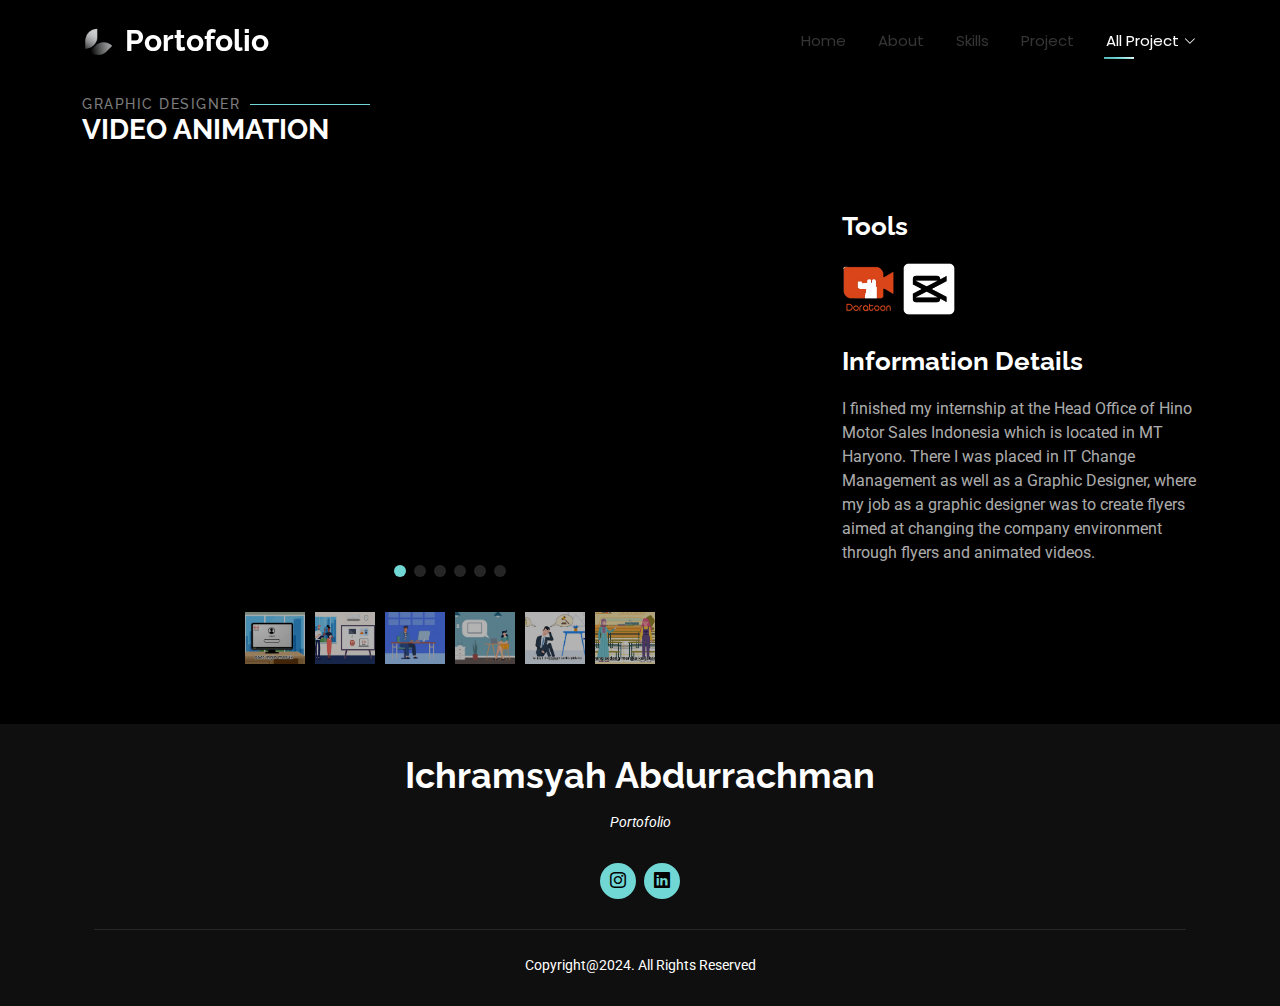
<file: portfolio/portfolio-animation.html>
<!DOCTYPE html>
<html lang="en">

<head>
  <meta charset="utf-8">
  <meta content="width=device-width, initial-scale=1.0" name="viewport">
  <title>Portfolio Animation</title>
  <meta name="description" content="">
  <meta name="keywords" content="">

  <!-- Favicons -->
  <link href="../img/favicon.png" rel="icon">
  <link href="../img/apple-touch-icon.png" rel="apple-touch-icon">

  <!-- Fonts -->
  <link href="https://fonts.googleapis.com" rel="preconnect">
  <link href="https://fonts.gstatic.com" rel="preconnect" crossorigin>
  <link href="https://fonts.googleapis.com/css2?family=Roboto:ital,wght@0,100;0,300;0,400;0,500;0,700;0,900;1,100;1,300;1,400;1,500;1,700;1,900&family=Poppins:ital,wght@0,100;0,200;0,300;0,400;0,500;0,600;0,700;0,800;0,900;1,100;1,200;1,300;1,400;1,500;1,600;1,700;1,800;1,900&family=Raleway:ital,wght@0,100;0,200;0,300;0,400;0,500;0,600;0,700;0,800;0,900;1,100;1,200;1,300;1,400;1,500;1,600;1,700;1,800;1,900&display=swap" rel="stylesheet">

  <!-- Vendor CSS Files -->
  <link href="../vendor/bootstrap/css/bootstrap.min.css" rel="stylesheet">
  <link href="../vendor/bootstrap-icons/bootstrap-icons.css" rel="stylesheet">
  <link href="../vendor/aos/aos.css" rel="stylesheet">
  <link href="../vendor/swiper/swiper-bundle.min.css" rel="stylesheet">
  <link href="../vendor/glightbox/css/glightbox.min.css" rel="stylesheet">

  <!-- Main CSS File -->
  <link href="../css/main.css" rel="stylesheet">

</head>

<body class="portfolio-details-page">

  <header id="header" class="header d-flex align-items-center fixed-top">
    <div class="container-fluid container-xl position-relative d-flex align-items-center justify-content-between">

      <a href="../index.html" class="logo d-flex align-items-center">
        <!-- Uncomment the line below if you also wish to use an image logo -->
        <!-- <img src="img/logo.png" alt=""> -->
        <h1 class="sitename"><img src="../img/favicon.png" alt=""> Portofolio</h1>
      </a>

      <nav id="navmenu" class="navmenu">
        <ul>
          <li><a href="../index.html#hero">Home</a></li>
          <li><a href="../index.html#about">About</a></li>
          <li><a href="../index.html#skills">Skills</a></li>
          <li><a href="../index.html#portfolio">Project</a></li>
          <li class="dropdown"><a href="#" class="active"><span>All Project</span> <i class="bi bi-chevron-down toggle-dropdown"></i></a>
            <ul>
              <li><a href="#">Website</a></li>
              <li><a href="#">application</a></li>
              <li><a href="#">Prototipe</a></li>
              <li class="dropdown"><a href="#"><span>Python</span> <i class="bi bi-chevron-down toggle-dropdown"></i></a>
                <ul class="dropdown-details">
                  <li><a href="https://github.com/ichramsyah/Prediksi-Tren-Keyword-Artikel-2026">Prediksi Keyword 2026</a></li>
                </ul>
              </li>
              <li><a href="https://teknoif.itp.ac.id/index.php/teknoif/article/view/815" target="_blank">Journal</a></li>
              <li class="dropdown"><a href="#" target="_blank"><span>Graphic Designer</span><i class="bi bi-chevron-down toggle-dropdown"></i> </a>
                <ul class="dropdown-details">
                  <li><a href="https://www.behance.net/gallery/198574619/PORTOFOLIO-ICHRAMSYAH" target="_blank">Portofolio</a></li>
                  <li><a href="#">Video Animation</a></li>
                  <li><a href="portfolio-flyers.html">Flyers</a></li>
                  <li><a href="portfolio/portfolio-lanyard.html">Lanyard</a></li>
                </ul>
              </li>
             
            </ul>
          </li>
          
            
         
        </ul>
        <i class="mobile-nav-toggle d-xl-none bi bi-list"></i>
      </nav>

    </div>
  </header>

  <main class="main">

    <!-- Page Title -->
    

    <!-- Portfolio Details Section -->
    <section id="portfolio-details" class="portfolio-details section">
      <!-- Section Title -->
      <div class="container section-title" data-aos="fade-up">
        <h2>Graphic Designer</h2>
        <div style="margin-bottom: -30px;"><span></span> <span class="description-title">Video Animation</span></div>
      </div><!-- End Section Title -->
      <div class="container" data-aos="fade-up" data-aos-delay="100">

        <div class="row gy-4">

          <div class="col-lg-8">
            <div class="portfolio-details-slider swiper init-swiper">
              <script type="application/json" class="swiper-config">
                {
                  "loop": true,
                  "speed": 600,
                  "slidesPerView": "auto",
                  "pagination": {
                    "el": ".swiper-pagination",
                    "type": "bullets",
                    "clickable": true
                  }
                }
              </script>
          
              <div class="swiper-wrapper align-items-center">
                <div class="swiper-slide">
                  <iframe 
                  width="100%" 
                  height="360" 
                  src="https://www.youtube.com/embed/dxULngHcur8" 
                  frameborder="0" 
                  allow="accelerometer; autoplay; clipboard-write; encrypted-media; gyroscope; picture-in-picture" 
                  allowfullscreen>
                </iframe>
                </div>
                <div class="swiper-slide">
                  <iframe 
                  width="100%" 
                  height="360" 
                  src="https://www.youtube.com/embed/dxULngHcur8" 
                  frameborder="0" 
                  allow="accelerometer; autoplay; clipboard-write; encrypted-media; gyroscope; picture-in-picture" 
                  allowfullscreen>
                </iframe>
                </div>
                <div class="swiper-slide">
                  <iframe 
                  width="100%" 
                  height="360" 
                  src="https://www.youtube.com/embed/dxULngHcur8" 
                  frameborder="0" 
                  allow="accelerometer; autoplay; clipboard-write; encrypted-media; gyroscope; picture-in-picture" 
                  allowfullscreen>
                </iframe>
                </div>
                <div class="swiper-slide">
                  <iframe 
                  width="100%" 
                  height="360" 
                  src="https://www.youtube.com/embed/dxULngHcur8" 
                  frameborder="0" 
                  allow="accelerometer; autoplay; clipboard-write; encrypted-media; gyroscope; picture-in-picture" 
                  allowfullscreen>
                </iframe>
                </div>
                <div class="swiper-slide">
                  <iframe 
                  width="100%" 
                  height="360" 
                  src="https://www.youtube.com/embed/dxULngHcur8" 
                  frameborder="0" 
                  allow="accelerometer; autoplay; clipboard-write; encrypted-media; gyroscope; picture-in-picture" 
                  allowfullscreen>
                </iframe>
                </div>
                <div class="swiper-slide">
                  <iframe 
                  width="100%" 
                  height="360" 
                  src="https://www.youtube.com/embed/dxULngHcur8" 
                  frameborder="0" 
                  allow="accelerometer; autoplay; clipboard-write; encrypted-media; gyroscope; picture-in-picture" 
                  allowfullscreen>
                </iframe>
                </div>
              </div>
              <div class="swiper-pagination"></div>
            </div>
          
            <!-- Thumbnail Images -->
            <div class="portfolio-thumbnails">
              <img src="../img/portfolio/animation1.PNG" alt="App Thumbnail" class="thumbnail" data-slide-index="0">
              <img src="../img/portfolio/animation2.PNG" alt="Product Thumbnail" class="thumbnail" data-slide-index="1">
              <img src="../img/portfolio/animation3.PNG" alt="Branding Thumbnail" class="thumbnail" data-slide-index="2">
              <img src="../img/portfolio/animation4.PNG" alt="Books Thumbnail" class="thumbnail" data-slide-index="3">
              <img src="../img/portfolio/animation5.PNG" alt="Books Thumbnail" class="thumbnail" data-slide-index="4">
              <img src="../img/portfolio/animation6.PNG" alt="Books Thumbnail" class="thumbnail" data-slide-index="5">
            </div>
          </div>
          
          <div class="col-lg-4">
            <div class="portfolio-description" data-aos="fade-up" data-aos-delay="300">
              <h2>
                Tools
              </h2>
              <img width="15%" src="../img/doratoon.png" alt="">
              <img width="15%" src="../img/capcut.png" alt="">
            </div>
            
            <div class="portfolio-description" data-aos="fade-up" data-aos-delay="300">
              <h2>
                Information Details
              </h2>
              <p>
                I finished my internship at the Head Office of Hino Motor Sales Indonesia which is located in MT Haryono. There I was placed in IT Change Management as well as a Graphic Designer, where my job as a graphic designer was to create flyers aimed at changing the company environment through flyers and animated videos.
              </p>
            </div>
          </div>

        </div>

      </div>
     
    </section><!-- /Portfolio Details Section -->

  </main>

  <footer id="footer" class="footer dark-background">
    <div class="container">
      <h3 class="sitename" >Ichramsyah Abdurrachman</h3>
      <p>Portofolio</p>
      <div class="social-links d-flex justify-content-center">
        <a href="https://www.instagram.com/Ichramabdr/"><i class="bi bi-instagram"></i></a>
        <a href="https://www.linkedin.com/in/ichramsyah-abdurrachman-49a131280/"><i class="bi bi-linkedin"></i></a>
      </div>
      <div class="container">
        <div class="copyright">
          <span>Copyright@2024. All Rights Reserved</span>
        </div>
       
      </div>
    </div>
  </footer>
  <!-- Scroll Top -->
  <a href="#" id="scroll-top" class="scroll-top d-flex align-items-center justify-content-center"><i class="bi bi-arrow-up-short"></i></a>

  <!-- Preloader -->
  <div id="preloader"></div>

  <!-- Vendor JS Files -->
  <script src="../vendor/bootstrap/js/bootstrap.bundle.min.js"></script>
  <script src="../vendor/php-email-form/validate.js"></script>
  <script src="../vendor/aos/aos.js"></script>
  <script src="../vendor/typed.js/typed.umd.js"></script>
  <script src="../vendor/purecounter/purecounter_vanilla.js"></script>
  <script src="../vendor/waypoints/noframework.waypoints.js"></script>
  <script src="../vendor/swiper/swiper-bundle.min.js"></script>
  <script src="../vendor/glightbox/js/glightbox.min.js"></script>
  <script src="../vendor/imagesloaded/imagesloaded.pkgd.min.js"></script>
  <script src="../vendor/isotope-layout/isotope.pkgd.min.js"></script>

  <!-- Main JS File -->
  <script src="../js/main.js"></script>

</body>

</html>
</file>
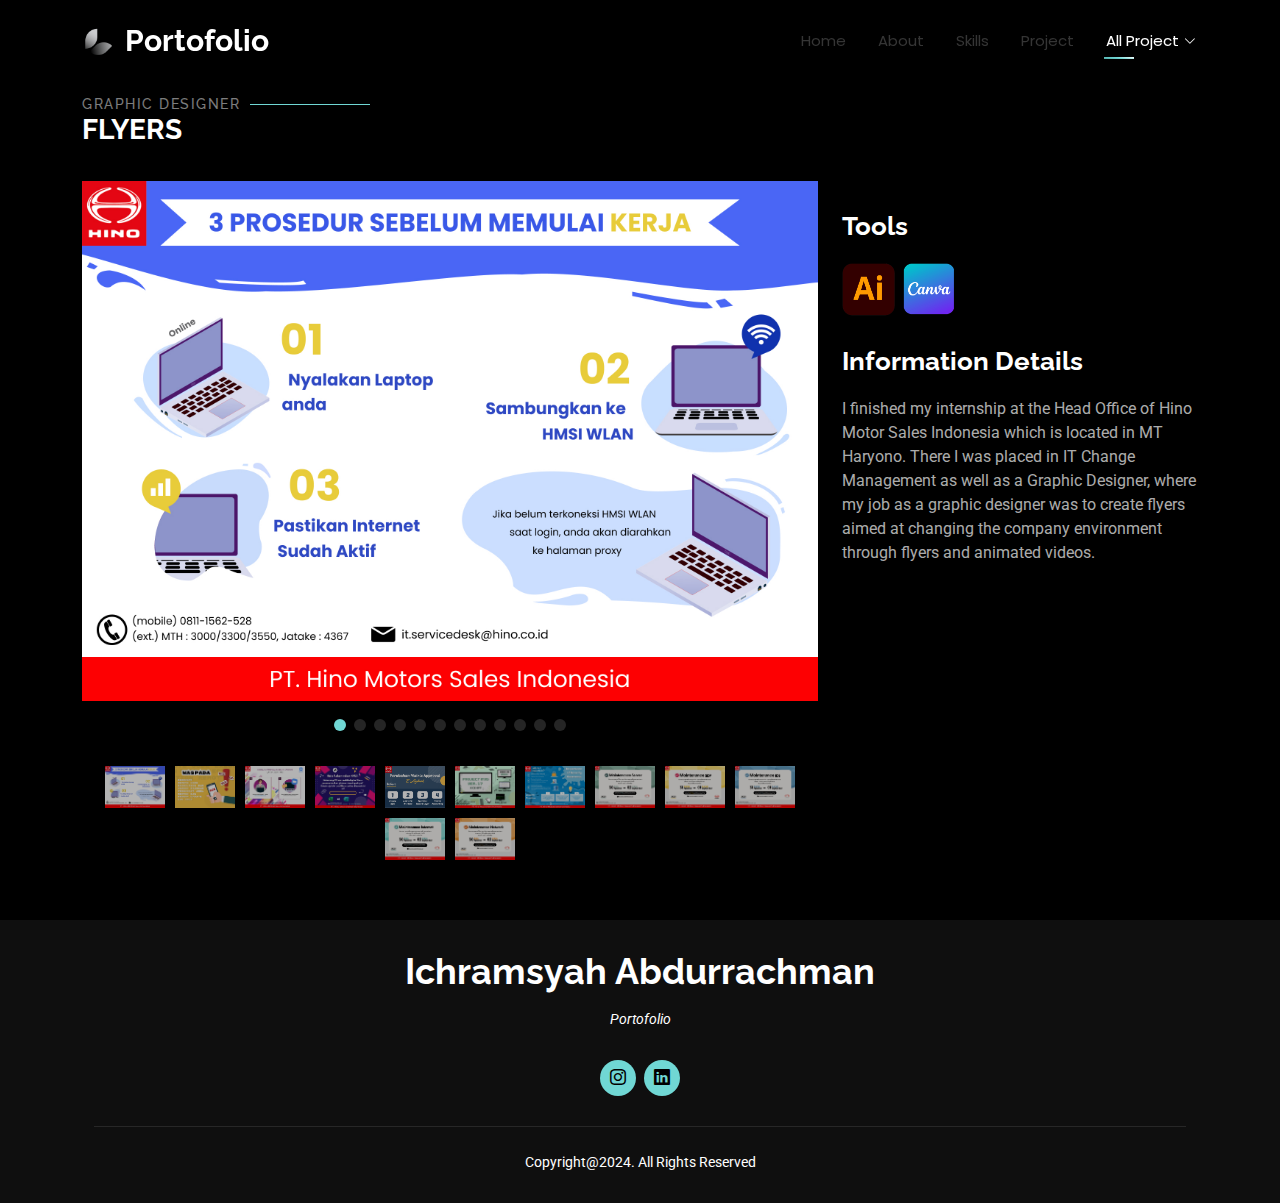
<file: portfolio/portfolio-flyers.html>
<!DOCTYPE html>
<html lang="en">

<head>
  <meta charset="utf-8">
  <meta content="width=device-width, initial-scale=1.0" name="viewport">
  <title>Portfolio flyers</title>
  <meta name="description" content="">
  <meta name="keywords" content="">

  <!-- Favicons -->
  <link href="../img/favicon.png" rel="icon">
  <link href="../img/apple-touch-icon.png" rel="apple-touch-icon">

  <!-- Fonts -->
  <link href="https://fonts.googleapis.com" rel="preconnect">
  <link href="https://fonts.gstatic.com" rel="preconnect" crossorigin>
  <link href="https://fonts.googleapis.com/css2?family=Roboto:ital,wght@0,100;0,300;0,400;0,500;0,700;0,900;1,100;1,300;1,400;1,500;1,700;1,900&family=Poppins:ital,wght@0,100;0,200;0,300;0,400;0,500;0,600;0,700;0,800;0,900;1,100;1,200;1,300;1,400;1,500;1,600;1,700;1,800;1,900&family=Raleway:ital,wght@0,100;0,200;0,300;0,400;0,500;0,600;0,700;0,800;0,900;1,100;1,200;1,300;1,400;1,500;1,600;1,700;1,800;1,900&display=swap" rel="stylesheet">

  <!-- Vendor CSS Files -->
  <link href="../vendor/bootstrap/css/bootstrap.min.css" rel="stylesheet">
  <link href="../vendor/bootstrap-icons/bootstrap-icons.css" rel="stylesheet">
  <link href="../vendor/aos/aos.css" rel="stylesheet">
  <link href="../vendor/swiper/swiper-bundle.min.css" rel="stylesheet">
  <link href="../vendor/glightbox/css/glightbox.min.css" rel="stylesheet">

  <!-- Main CSS File -->
  <link href="../css/main.css" rel="stylesheet">

</head>

<body class="portfolio-details-page">

  <header id="header" class="header d-flex align-items-center fixed-top">
    <div class="container-fluid container-xl position-relative d-flex align-items-center justify-content-between">

      <a href="../index.html" class="logo d-flex align-items-center">
        <!-- Uncomment the line below if you also wish to use an image logo -->
        <!-- <img src="img/logo.png" alt=""> -->
        <h1 class="sitename"><img src="../img/favicon.png" alt=""> Portofolio</h1>
      </a>

      <nav id="navmenu" class="navmenu">
        <ul>
          <li><a href="../index.html#hero">Home</a></li>
          <li><a href="../index.html#about">About</a></li>
          <li><a href="../index.html#skills">Skills</a></li>
          <li><a href="../index.html#portfolio">Project</a></li>
          <li class="dropdown"><a href="#" class="active"><span>All Project</span> <i class="bi bi-chevron-down toggle-dropdown"></i></a>
            <ul>
              <li><a href="#">Website</a></li>
              <li><a href="#">application</a></li>
              <li><a href="#">Prototipe</a></li>
              <li class="dropdown"><a href="#"><span>Python</span> <i class="bi bi-chevron-down toggle-dropdown"></i></a>
                <ul class="dropdown-details">
                  <li><a href="https://github.com/ichramsyah/Prediksi-Tren-Keyword-Artikel-2026">Prediksi Keyword 2026</a></li>
                </ul>
              </li>
              <li><a href="https://teknoif.itp.ac.id/index.php/teknoif/article/view/815" target="_blank">Journal</a></li>
              <li class="dropdown"><a href="#" target="_blank"><span>Graphic Designer</span><i class="bi bi-chevron-down toggle-dropdown"></i> </a>
                <ul class="dropdown-details">
                  <li><a href="https://www.behance.net/gallery/198574619/PORTOFOLIO-ICHRAMSYAH" target="_blank">Portofolio</a></li>
                  <li><a href="portfolio-animation.html">Video Animation</a></li>
                  <li><a href="#">Flyers</a></li>
                  <li><a href="portfolio-lanyard.html">Lanyard</a></li>
                </ul>
              </li>
             
            </ul>
          </li>
          
            
         
        </ul>
        <i class="mobile-nav-toggle d-xl-none bi bi-list"></i>
      </nav>

    </div>
  </header>

  <main class="main">

    <!-- Page Title -->
    

    <!-- Portfolio Details Section -->
    <section id="portfolio-details" class="portfolio-details section">
      <!-- Section Title -->
      <div class="container section-title" data-aos="fade-up">
        <h2>Graphic Designer</h2>
        <div style="margin-bottom: -30px;"><span></span> <span class="description-title">Flyers</span></div>
      </div><!-- End Section Title -->
      <div class="container" data-aos="fade-up" data-aos-delay="100">

        <div class="row gy-4">

          <div class="col-lg-8">
            <div class="portfolio-details-slider swiper init-swiper">
              <script type="application/json" class="swiper-config">
                {
                  "loop": true,
                  "speed": 600,
                  "slidesPerView": "auto",
                  "pagination": {
                    "el": ".swiper-pagination",
                    "type": "bullets",
                    "clickable": true
                  }
                }
              </script>
          
              <div class="swiper-wrapper align-items-center">
                <div class="swiper-slide">
                  <img src="../img/portfolio/flyers/flyers1.jpg" alt="App">
                </div>
                <div class="swiper-slide">
                  <img src="../img/portfolio/flyers/flyers2.jpg" alt="App">
                </div>
                <div class="swiper-slide">
                  <img src="../img/portfolio/flyers/flyers3.jpg" alt="App">
                </div>
                <div class="swiper-slide">
                  <div class="swiper-slide">
                    <img src="../img/portfolio/flyers/flyers4.png" alt="App">
                  </div>
                </div>
                <div class="swiper-slide">
                  <div class="swiper-slide">
                    <span><img src="../img/portfolio/flyers/flyers5.png" alt="App"></span>
                  </div>
                </div>
                <div class="swiper-slide">
                  <div class="swiper-slide">
                    <img src="../img/portfolio/flyers/flyers6.png" alt="App">
                  </div>
                </div>
                <div class="swiper-slide">
                  <div class="swiper-slide">
                    <img src="../img/portfolio/flyers/flyers7.png" alt="App">
                  </div>
                </div>
                <div class="swiper-slide">
                  <div class="swiper-slide">
                    <img src="../img/portfolio/flyers/flyers8.png" alt="App">
                  </div>
                </div>
                <div class="swiper-slide">
                  <div class="swiper-slide">
                    <img src="../img/portfolio/flyers/flyers9.png" alt="App">
                  </div>
                </div>
                <div class="swiper-slide">
                  <div class="swiper-slide">
                    <img src="../img/portfolio/flyers/flyers10.png" alt="App">
                  </div>
                </div>
                <div class="swiper-slide">
                  <div class="swiper-slide">
                    <img src="../img/portfolio/flyers/flyers11.png" alt="App">
                  </div>
                </div>
                <div class="swiper-slide">
                  <div class="swiper-slide">
                    <img src="../img/portfolio/flyers/flyers12.png" alt="App">
                  </div>
                </div>
                
              </div>
              <div class="swiper-pagination"></div>
            </div>
          
            <!-- Thumbnail Images -->
            <div class="portfolio-thumbnails">
              <img src="../img/portfolio/flyers/flyers1.jpg" alt="App Thumbnail" class="thumbnail" data-slide-index="0">
              <img src="../img/portfolio/flyers/flyers2.jpg" alt="Product Thumbnail" class="thumbnail" data-slide-index="1">
              <img src="../img/portfolio/flyers/flyers3.jpg" alt="Branding Thumbnail" class="thumbnail" data-slide-index="2">
              <img src="../img/portfolio/flyers/flyers4.png" alt="Books Thumbnail" class="thumbnail" data-slide-index="3">
              <img src="../img/portfolio/flyers/flyers5-thumbnail.PNG" alt="Books Thumbnail" class="thumbnail" data-slide-index="4">
              <img src="../img/portfolio/flyers/flyers6.png" alt="Books Thumbnail" class="thumbnail" data-slide-index="5">
              <img src="../img/portfolio/flyers/flyers7.png" alt="Books Thumbnail" class="thumbnail" data-slide-index="6">
              <img src="../img/portfolio/flyers/flyers8.png" alt="Books Thumbnail" class="thumbnail" data-slide-index="7">
              <img src="../img/portfolio/flyers/flyers9.png" alt="Books Thumbnail" class="thumbnail" data-slide-index="8">
              <img src="../img/portfolio/flyers/flyers10.png" alt="Books Thumbnail" class="thumbnail" data-slide-index="9">
              <img src="../img/portfolio/flyers/flyers11.png" alt="Books Thumbnail" class="thumbnail" data-slide-index="9">
              <img src="../img/portfolio/flyers/flyers12.png" alt="Books Thumbnail" class="thumbnail" data-slide-index="9">
              
            </div>
          </div>
          
          <div class="col-lg-4">
            <div class="portfolio-description" data-aos="fade-up" data-aos-delay="300">
              <h2>
                Tools
              </h2>
              <img width="15%" src="../img/AI.png" alt="">
              <img width="15%" src="../img/canva.png" alt="">
            </div>
            
            <div class="portfolio-description" data-aos="fade-up" data-aos-delay="300">
              <h2>
                Information Details
              </h2>
              <p>
                I finished my internship at the Head Office of Hino Motor Sales Indonesia which is located in MT Haryono. There I was placed in IT Change Management as well as a Graphic Designer, where my job as a graphic designer was to create flyers aimed at changing the company environment through flyers and animated videos.
              </p>
            </div>
          </div>

        </div>

      </div>
     
    </section><!-- /Portfolio Details Section -->

  </main>

  <footer id="footer" class="footer dark-background">
    <div class="container">
      <h3 class="sitename" >Ichramsyah Abdurrachman</h3>
      <p>Portofolio</p>
      <div class="social-links d-flex justify-content-center">
        <a href="https://www.instagram.com/Ichramabdr/"><i class="bi bi-instagram"></i></a>
        <a href="https://www.linkedin.com/in/ichramsyah-abdurrachman-49a131280/"><i class="bi bi-linkedin"></i></a>
      </div>
      <div class="container">
        <div class="copyright">
          <span>Copyright@2024. All Rights Reserved</span>
        </div>
       
      </div>
    </div>
  </footer>
  <!-- Scroll Top -->
  <a href="#" id="scroll-top" class="scroll-top d-flex align-items-center justify-content-center"><i class="bi bi-arrow-up-short"></i></a>

  <!-- Preloader -->
  <div id="preloader"></div>

  <!-- Vendor JS Files -->
  <script src="../vendor/bootstrap/js/bootstrap.bundle.min.js"></script>
  <script src="../vendor/php-email-form/validate.js"></script>
  <script src="../vendor/aos/aos.js"></script>
  <script src="../vendor/typed.js/typed.umd.js"></script>
  <script src="../vendor/purecounter/purecounter_vanilla.js"></script>
  <script src="../vendor/waypoints/noframework.waypoints.js"></script>
  <script src="../vendor/swiper/swiper-bundle.min.js"></script>
  <script src="../vendor/glightbox/js/glightbox.min.js"></script>
  <script src="../vendor/imagesloaded/imagesloaded.pkgd.min.js"></script>
  <script src="../vendor/isotope-layout/isotope.pkgd.min.js"></script>

  <!-- Main JS File -->
  <script src="../js/main.js"></script>

</body>

</html>
</file>
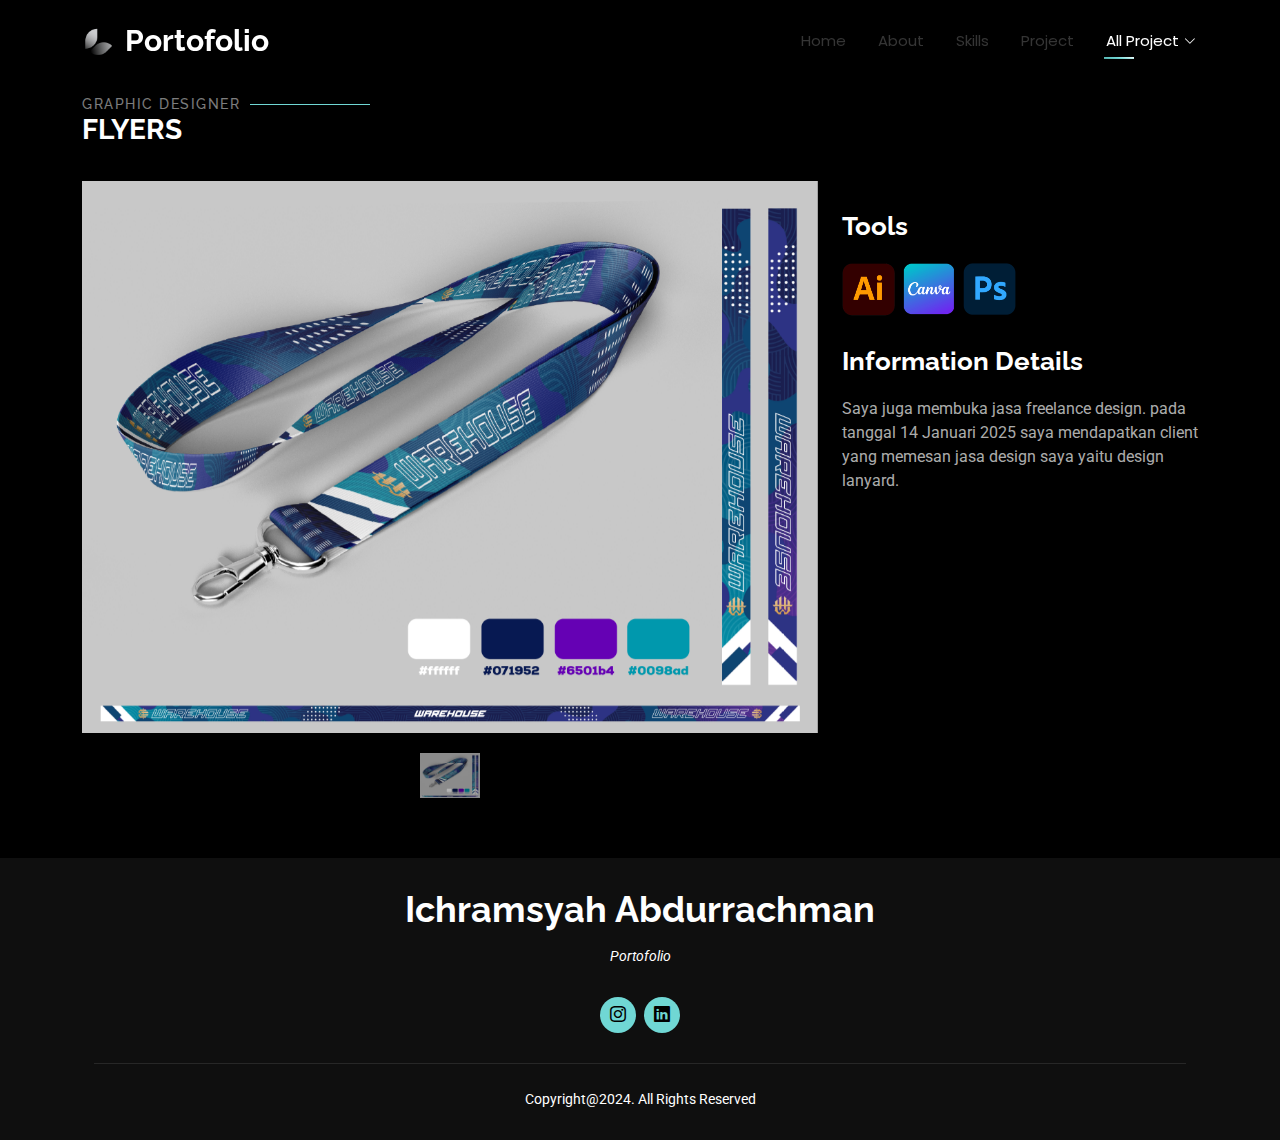
<file: portfolio/portfolio-lanyard.html>
<!DOCTYPE html>
<html lang="en">

<head>
  <meta charset="utf-8">
  <meta content="width=device-width, initial-scale=1.0" name="viewport">
  <title>Portfolio flyers</title>
  <meta name="description" content="">
  <meta name="keywords" content="">

  <!-- Favicons -->
  <link href="../img/favicon.png" rel="icon">
  <link href="../img/apple-touch-icon.png" rel="apple-touch-icon">

  <!-- Fonts -->
  <link href="https://fonts.googleapis.com" rel="preconnect">
  <link href="https://fonts.gstatic.com" rel="preconnect" crossorigin>
  <link href="https://fonts.googleapis.com/css2?family=Roboto:ital,wght@0,100;0,300;0,400;0,500;0,700;0,900;1,100;1,300;1,400;1,500;1,700;1,900&family=Poppins:ital,wght@0,100;0,200;0,300;0,400;0,500;0,600;0,700;0,800;0,900;1,100;1,200;1,300;1,400;1,500;1,600;1,700;1,800;1,900&family=Raleway:ital,wght@0,100;0,200;0,300;0,400;0,500;0,600;0,700;0,800;0,900;1,100;1,200;1,300;1,400;1,500;1,600;1,700;1,800;1,900&display=swap" rel="stylesheet">

  <!-- Vendor CSS Files -->
  <link href="../vendor/bootstrap/css/bootstrap.min.css" rel="stylesheet">
  <link href="../vendor/bootstrap-icons/bootstrap-icons.css" rel="stylesheet">
  <link href="../vendor/aos/aos.css" rel="stylesheet">
  <link href="../vendor/swiper/swiper-bundle.min.css" rel="stylesheet">
  <link href="../vendor/glightbox/css/glightbox.min.css" rel="stylesheet">

  <!-- Main CSS File -->
  <link href="../css/main.css" rel="stylesheet">

</head>

<body class="portfolio-details-page">

  <header id="header" class="header d-flex align-items-center fixed-top">
    <div class="container-fluid container-xl position-relative d-flex align-items-center justify-content-between">

      <a href="../index.html" class="logo d-flex align-items-center">
        <!-- Uncomment the line below if you also wish to use an image logo -->
        <!-- <img src="img/logo.png" alt=""> -->
        <h1 class="sitename"><img src="../img/favicon.png" alt=""> Portofolio</h1>
      </a>

      <nav id="navmenu" class="navmenu">
        <ul>
          <li><a href="../index.html#hero">Home</a></li>
          <li><a href="../index.html#about">About</a></li>
          <li><a href="../index.html#skills">Skills</a></li>
          <li><a href="../index.html#portfolio">Project</a></li>
          <li class="dropdown"><a href="#" class="active"><span>All Project</span> <i class="bi bi-chevron-down toggle-dropdown"></i></a>
            <ul>
              <li><a href="#">Website</a></li>
              <li><a href="#">application</a></li>
              <li><a href="#">Prototipe</a></li>
              <li class="dropdown"><a href="#"><span>Python</span> <i class="bi bi-chevron-down toggle-dropdown"></i></a>
                <ul class="dropdown-details">
                  <li><a href="https://github.com/ichramsyah/Prediksi-Tren-Keyword-Artikel-2026">Prediksi Keyword 2026</a></li>
                </ul>
              </li>
              <li><a href="https://teknoif.itp.ac.id/index.php/teknoif/article/view/815" target="_blank">Journal</a></li>
              <li class="dropdown"><a href="#" target="_blank"><span>Graphic Designer</span><i class="bi bi-chevron-down toggle-dropdown"></i> </a>
                <ul class="dropdown-details">
                  <li><a href="https://www.behance.net/gallery/198574619/PORTOFOLIO-ICHRAMSYAH" target="_blank">Portofolio</a></li>
                  <li><a href="portfolsio-animation.html">Video Animation</a></li>
                  <li><a href="portfolio/portfolio-flyers.html">Flyers</a></li>
                  <li><a href="portfolio/portfolio-lanyard.html">Lanyard</a></li>
                </ul>
              </li>
             
            </ul>
          </li>
          
            
         
        </ul>
        <i class="mobile-nav-toggle d-xl-none bi bi-list"></i>
      </nav>

    </div>
  </header>

  <main class="main">

    <!-- Page Title -->
    

    <!-- Portfolio Details Section -->
    <section id="portfolio-details" class="portfolio-details section">
      <!-- Section Title -->
      <div class="container section-title" data-aos="fade-up">
        <h2>Graphic Designer</h2>
        <div style="margin-bottom: -30px;"><span></span> <span class="description-title">Flyers</span></div>
      </div><!-- End Section Title -->
      <div class="container" data-aos="fade-up" data-aos-delay="100">

        <div class="row gy-4">

          <div class="col-lg-8">
            <div class="portfolio-details-slider swiper init-swiper">
              <script type="application/json" class="swiper-config">
                {
                  "loop": true,
                  "speed": 600,
                  "slidesPerView": "auto",
                  "pagination": {
                    "el": ".swiper-pagination",
                    "type": "bullets",
                    "clickable": true
                  }
                }
              </script>
          
              <div class="swiper-wrapper align-items-center">
                
                <div class="swiper-slide">
                  <img src="../img/portfolio/lanyard.png" alt="App">
                </div>
                
              </div>
              <div class="swiper-pagination"></div>
            </div>
          
            <!-- Thumbnail Images -->
            <div class="portfolio-thumbnails">
              <img src="../img/portfolio/lanyard.png" alt="App Thumbnail" class="thumbnail" data-slide-index="0">
              
            </div>
          </div>
          
          <div class="col-lg-4">
            <div class="portfolio-description" data-aos="fade-up" data-aos-delay="300">
              <h2>
                Tools
              </h2>
              <img width="15%" src="../img/AI.png" alt="">
              <img width="15%" src="../img/canva.png" alt="">
              <img width="15%" src="../img/photoshop.png" alt="">
            </div>
            
            <div class="portfolio-description" data-aos="fade-up" data-aos-delay="300">
              <h2>
                Information Details
              </h2>
              <p>
                Saya juga membuka jasa freelance design. pada tanggal 14 Januari 2025 saya mendapatkan client yang memesan jasa design saya yaitu design lanyard.
              </p>
            </div>
          </div>

        </div>

      </div>
     
    </section><!-- /Portfolio Details Section -->

  </main>

  <footer id="footer" class="footer dark-background">
    <div class="container">
      <h3 class="sitename" >Ichramsyah Abdurrachman</h3>
      <p>Portofolio</p>
      <div class="social-links d-flex justify-content-center">
        <a href="https://www.instagram.com/Ichramabdr/"><i class="bi bi-instagram"></i></a>
        <a href="https://www.linkedin.com/in/ichramsyah-abdurrachman-49a131280/"><i class="bi bi-linkedin"></i></a>
      </div>
      <div class="container">
        <div class="copyright">
          <span>Copyright@2024. All Rights Reserved</span>
        </div>
       
      </div>
    </div>
  </footer>
  <!-- Scroll Top -->
  <a href="#" id="scroll-top" class="scroll-top d-flex align-items-center justify-content-center"><i class="bi bi-arrow-up-short"></i></a>

  <!-- Preloader -->
  <div id="preloader"></div>

  <!-- Vendor JS Files -->
  <script src="../vendor/bootstrap/js/bootstrap.bundle.min.js"></script>
  <script src="../vendor/php-email-form/validate.js"></script>
  <script src="../vendor/aos/aos.js"></script>
  <script src="../vendor/typed.js/typed.umd.js"></script>
  <script src="../vendor/purecounter/purecounter_vanilla.js"></script>
  <script src="../vendor/waypoints/noframework.waypoints.js"></script>
  <script src="../vendor/swiper/swiper-bundle.min.js"></script>
  <script src="../vendor/glightbox/js/glightbox.min.js"></script>
  <script src="../vendor/imagesloaded/imagesloaded.pkgd.min.js"></script>
  <script src="../vendor/isotope-layout/isotope.pkgd.min.js"></script>

  <!-- Main JS File -->
  <script src="../js/main.js"></script>

</body>

</html>
</file>
<file: css/main.css>
/**
* Template Name: Personal
* Template URL: https://bootstrapmade.com/personal-free-resume-bootstrap-template/
* Updated: Aug 07 2024 with Bootstrap v5.3.3
* Author: BootstrapMade.com
* License: https://bootstrapmade.com/license/
*/

/*--------------------------------------------------------------
# Font & Color Variables
# Help: https://bootstrapmade.com/color-system/
--------------------------------------------------------------*/
/* Fonts */
:root {
  --default-font: "Roboto",  system-ui, -apple-system, "Segoe UI", Roboto, "Helvetica Neue", Arial, "Noto Sans", "Liberation Sans", sans-serif, "Apple Color Emoji", "Segoe UI Emoji", "Segoe UI Symbol", "Noto Color Emoji";
  --heading-font: "Raleway",  sans-serif;
  --nav-font: "Poppins",  sans-serif;
}

/* Global Colors - The following color variables are used throughout the website. Updating them here will change the color scheme of the entire website */
:root { 
  --background-color: #000000; /* Background color for the entire website, including individual sections */
  --default-color: #fafafa; /* Default color used for the majority of the text content across the entire website */
  --heading-color: #ffffff; /* Color for headings, subheadings and title throughout the website */
  --accent-color: #70d7d4; /* Accent color that represents your brand on the website. It's used for buttons, links, and other elements that need to stand out */
  --surface-color: #1a1a1a; /* The surface color is used as a background of boxed elements within sections, such as cards, icon boxes, or other elements that require a visual separation from the global background. */
  --contrast-color: #000000; /* Contrast color for text, ensuring readability against backgrounds of accent, heading, or default colors. */
}

/* Nav Menu Colors - The following color variables are used specifically for the navigation menu. They are separate from the global colors to allow for more customization options */
:root {
  --nav-color: #fafafa;  /* The default color of the main navmenu links */
  --nav-hover-color: #565353; /* Applied to main navmenu links when they are hovered over or active */
  --nav-mobile-background-color: #1a1a1a; /* Used as the background color for mobile navigation menu */
  --nav-dropdown-background-color: #1a1a1a; /* Used as the background color for dropdown items that appear when hovering over primary navigation items */
  --nav-dropdown-color: #fafafa; /* Used for navigation links of the dropdown items in the navigation menu. */
  --nav-dropdown-hover-color: #fb7c20; /* Similar to --nav-hover-color, this color is applied to dropdown navigation links when they are hovered over. */
}

/* Color Presets - These classes override global colors when applied to any section or element, providing reuse of the sam color scheme. */

.light-background {
  --background-color: #1a1a1a;
  --surface-color: #343434;
}

.dark-background {
  --background-color: rgba(15, 15, 15, 0.975);
  --default-color: #ffffff;
  --heading-color: #ffffff;
  --surface-color: #292929f9;
  --contrast-color: #000000;
}

/* Smooth scroll */
:root {
  scroll-behavior: smooth;
}

/*--------------------------------------------------------------
# General Styling & Shared Classes
--------------------------------------------------------------*/
body {
  color: var(--default-color);
  background-color: var(--background-color);
  font-family: var(--default-font);
}

a {
  color: var(--accent-color);
  text-decoration: none;
  transition: 0.3s;
}

a:hover {
  color: color-mix(in srgb, var(--accent-color), transparent 25%);
  text-decoration: none;
}

h1,
h2,
h3,
h4,
h5,
h6 {
  color: var(--heading-color);
  font-family: var(--heading-font);
}

/* PHP Email Form Messages
------------------------------*/
.php-email-form .error-message {
  display: none;
  background: #df1529;
  color: #ffffff;
  text-align: left;
  padding: 15px;
  margin-bottom: 24px;
  font-weight: 600;
}

.php-email-form .sent-message {
  display: none;
  color: #ffffff;
  background: #059652;
  text-align: center;
  padding: 15px;
  margin-bottom: 24px;
  font-weight: 600;
}

.php-email-form .loading {
  display: none;
  background: var(--surface-color);
  text-align: center;
  padding: 15px;
  margin-bottom: 24px;
}

.php-email-form .loading:before {
  content: "";
  display: inline-block;
  border-radius: 50%;
  width: 24px;
  height: 24px;
  margin: 0 10px -6px 0;
  border: 3px solid var(--accent-color);
  border-top-color: var(--surface-color);
  animation: php-email-form-loading 1s linear infinite;
}

@keyframes php-email-form-loading {
  0% {
    transform: rotate(0deg);
  }

  100% {
    transform: rotate(360deg);
  }
}

/*--------------------------------------------------------------
# Global Header
--------------------------------------------------------------*/
.header {
  --background-color: rgba(0, 0, 0, 0);
  color: var(--default-color);
  background-color: var(--background-color);
  padding: 15px 0;
  transition: all 0.5s;
  z-index: 997;
}

.header .logo {
  line-height: 1;
}

.header .logo img {
  max-height: 32px;
  margin-right: 4px;
}

.header .logo h1 {
  font-size: 30px;
  margin: 0;
  font-weight: 700;
  color: var(--heading-color);
}

@media (max-width: 720px){
  .header .logo h1 {
    font-size: 20px;
  }

  .header .logo img{
    width: 27px;
    margin-right: 3px;
  }
}

.scrolled .header {
  box-shadow: 0px 0 18px rgba(0, 0, 0, 0.1);
}

/* Global Header on Scroll
------------------------------*/
.scrolled .header {
  --background-color: rgba(0, 0, 0, 0.8);
}

/*--------------------------------------------------------------
# Navigation Menu
--------------------------------------------------------------*/
/* Desktop Navigation */
@media (min-width: 1200px) {
  .navmenu {
    padding: 0;
  }

  .navmenu ul {
    margin: 0;
    padding: 0;
    display: flex;
    list-style: none;
    align-items: center;
  }

  .navmenu li {
    position: relative;
  }

  .navmenu>ul>li {
    white-space: nowrap;
    padding: 15px 14px;
  }

  .navmenu>ul>li:last-child {
    padding-right: 0;
  }

  .navmenu a,
  .navmenu a:focus {
    color: rgb(53, 53, 53);
    font-size: 15px;
    padding: 0 2px;
    font-family: var(--nav-font);
    font-weight: 400;
    display: flex;
    align-items: center;
    justify-content: space-between;
    white-space: nowrap;
    transition: 0.3s;
    position: relative;
  }

  .navmenu a i,
  .navmenu a:focus i {
    font-size: 12px;
    line-height: 0;
    margin-left: 5px;
    transition: 0.3s;
  }

  .navmenu>ul>li>a:before {
    content: "";
    position: absolute;
    height: 2px;
    bottom: -6px;
    left: 0;
    background: linear-gradient(10deg, #4ea7a4,#70d7d4, #ffffff);
    visibility: hidden;
    width: 0px;
    transition: all 0.3s ease-in-out 0s;
  }

  .navmenu a:hover:before,
  .navmenu li:hover>a:before,
  .navmenu .active:before {
    visibility: visible;
    width: 30px;
  }

  .navmenu li:hover>a,
  .navmenu .active,
  .navmenu .active:focus {
    color: #ffffff;
  }

  .navmenu .dropdown ul {
    margin: 0;
    padding: 10px 0;
    backdrop-filter: blur(10px); /* Angka bisa diubah sesuai intensitas blur yang diinginkan */
    -webkit-backdrop-filter: blur(10px); /* Untuk dukungan browser Safari */
    display: block;
    border: 1px solid color-mix(in srgb, var(--default-color), transparent 90%);
    position: absolute;
    visibility: hidden;
    left: -40px;
    top: 130%;
    opacity: 0;
    transition: 0.3s;
    border-radius: 4px;
    z-index: 99;
    box-shadow: 0px 0px 30px rgba(0, 0, 0, 0.1);
  }

  .navmenu .dropdown ul li {
    min-width: 200px;
    
  }

  .navmenu .dropdown ul a {
    padding: 10px 20px;
    font-size: 15px;
    text-transform: none;
    color: var(--nav-dropdown-color);
  }

  .navmenu .dropdown ul a i {
    font-size: 12px;
    
  }

  .navmenu .dropdown ul a:hover,
  .navmenu .dropdown ul .active:hover,
  .navmenu .dropdown ul li:hover>a {
    color: var(--accent-color);
    
  }

  .navmenu .dropdown:hover>ul {
    opacity: 1;
    top: 100%;
    visibility: visible;
    
  }

  .navmenu .dropdown .dropdown ul {
    top: 0;
    left: -90%;
    visibility: hidden;
    
  }

  .navmenu .dropdown .dropdown:hover>ul {
    opacity: 1;
    top: 0;
    
    left: -100%;
    visibility: visible;
  }

  .navmenu .dropdown .dropdown-details{
    background-color: rgba(19, 19, 19, 0.9);
    backdrop-filter: blur(10px); /* Angka bisa diubah sesuai intensitas blur yang diinginkan */
  
  }
}


/* Mobile Navigation */
@media (max-width: 1199px) {
  .mobile-nav-toggle {
    color: var(--nav-color);
    font-size: 28px;
    line-height: 0;
    margin-right: 10px;
    cursor: pointer;
    transition: color 0.3s;
  }

  .navmenu {
    padding: 0;
    z-index: 9997;
  } 

  .navmenu ul {
    display: none;
    list-style: none;
    position: absolute;
    inset: 60px 12px 12px 12px;
    padding: 10px 0;
    margin: 0;
    border-radius: 6px;
    border: 2px solid color-mix(in srgb, var(--default-color), transparent 90%);
    box-shadow: none;
    overflow-y: auto;
    transition: 0.3s;
    z-index: 9998;
    backdrop-filter: blur(7px); /* Angka bisa diubah sesuai intensitas blur yang diinginkan */
    -webkit-backdrop-filter: blur(7px); /* Untuk dukungan browser Safari */
  }

  .navmenu a,
  .navmenu a:focus {
    color: var(--nav-dropdown-color);
    padding: 10px 20px;
    font-family: var(--nav-font);
    font-size: 17px;
    font-weight: 500;
    display: flex;
    align-items: center;
    justify-content: space-between;
    white-space: nowrap;
    transition: 0.3s;
  }

  .navmenu a i,
  .navmenu a:focus i {
    font-size: 12px;
    line-height: 0;
    margin-left: 5px;
    width: 30px;
    height: 30px;
    display: flex;
    align-items: center;
    justify-content: center;
    border-radius: 50%;
    transition: 0.3s;
    background-color: color-mix(in srgb, var(--accent-color), transparent 90%);
  }

  .navmenu a i:hover,
  .navmenu a:focus i:hover {
    background-color: var(--accent-color);
    color: var(--contrast-color);
  }

  .navmenu a:hover,
  .navmenu .active,
  .navmenu .active:focus {
    color: var(--accent-color);
  }

  .navmenu .active i,
  .navmenu .active:focus i {
    background-color: var(--accent-color);
    color: var(--contrast-color);
    transform: rotate(180deg);
  }

  .navmenu .dropdown ul {
    position: static;
    display: none;
    z-index: 99;
    padding: 10px 0;
    margin: 10px 20px;
    background-color: var(--nav-dropdown-background-color);
    transition: all 0.5s ease-in-out;
  }

  .navmenu .dropdown ul ul {
    background-color: rgba(33, 37, 41, 0.1);
  }

  .navmenu .dropdown>.dropdown-active {
    display: block;
    background-color: rgba(33, 37, 41, 0.03);
  }

  .mobile-nav-active {
    overflow: hidden;
  }

  .mobile-nav-active .mobile-nav-toggle {
    color: #fff;
    position: absolute;
    font-size: 32px;
    top: 15px;
    right: 15px;
    margin-right: 0;
    z-index: 9999;
  }

  .mobile-nav-active .navmenu {
    position: fixed;
    overflow: hidden;
    inset: 0;
    background: rgb(0, 0, 0, 48%);
    transition: 0.3s;
  }

  .mobile-nav-active .navmenu>ul {
    display: block;
  }
}

/*--------------------------------------------------------------
# Global Footer
--------------------------------------------------------------*/
.footer {
  color: var(--default-color);
  background-color: var(--background-color);
  font-size: 14px;
  text-align: center;
  padding: 30px 0;
  position: relative;
}

.footer h3 {
  font-size: 36px;
  font-weight: 700;
  position: relative;
  padding: 0;
  margin: 0 0 15px 0;
}

.footer p {
  font-size: 15;
  font-style: italic;
  padding: 0;
  margin: 0 0 30px 0;
}

.footer .social-links {
  margin: 0 0 30px 0;
}

.footer .social-links a {
  font-size: 16px;
  display: flex;
  align-items: center;
  justify-content: center;
  background: var(--accent-color);
  color: var(--contrast-color);
  line-height: 1;
  margin: 0 4px;
  border-radius: 50%;
  text-align: center;
  width: 36px;
  height: 36px;
  transition: 0.3s;
}

.footer .social-links a:hover {
  background: color-mix(in srgb, var(--accent-color), transparent 20%);
  text-decoration: none;
}

.footer .copyright {
  padding-top: 25px;
  border-top: 1px solid color-mix(in srgb, var(--default-color), transparent 90%);
}

.footer .credits {
  font-size: 13px;
  padding-top: 5px;
}

/*--------------------------------------------------------------
# Preloader
--------------------------------------------------------------*/
#preloader {
  position: fixed;
  inset: 0;
  z-index: 999999;
  overflow: hidden;
  background: var(--background-color);
  transition: all 0.6s ease-out;
}

#preloader:before {
  content: "";
  position: fixed;
  top: calc(50% - 30px);
  left: calc(50% - 30px);
  border: 6px solid #ffffff;
  border-color: var(--accent-color) transparent var(--accent-color) transparent;
  border-radius: 50%;
  width: 60px;
  height: 60px;
  animation: animate-preloader 1.5s linear infinite;
}

@keyframes animate-preloader {
  0% {
    transform: rotate(0deg);
  }

  100% {
    transform: rotate(360deg);
  }
}

/*--------------------------------------------------------------
# Scroll Top Button
--------------------------------------------------------------*/
.scroll-top {
  position: fixed;
  visibility: hidden;
  opacity: 0;
  right: 15px;
  bottom: -15px;
  z-index: 99999;
  background-color: var(--accent-color);
  width: 44px;
  height: 44px;
  border-radius: 50px;
  transition: all 0.4s;
}

.scroll-top i {
  font-size: 24px;
  color: var(--contrast-color);
  line-height: 0;
}

.scroll-top:hover {
  background-color: color-mix(in srgb, var(--accent-color), transparent 20%);
  color: var(--contrast-color);
}

.scroll-top.active {
  visibility: visible;
  opacity: 1;
  bottom: 15px;
}

/*--------------------------------------------------------------
# Disable aos animation delay on mobile devices
--------------------------------------------------------------*/
@media screen and (max-width: 768px) {
  [data-aos-delay] {
    transition-delay: 0 !important;
  }
}

/*--------------------------------------------------------------
# Global Page Titles & Breadcrumbs
--------------------------------------------------------------*/
.page-title{
  margin-top: 60px;
}

@media (max-width: 575px) {
  .page-title{
    margin-top: -20px;
  }
}

.page-title nav {
  background-color: color-mix(in srgb, var(--default-color), transparent 90%);
  padding: 20px 0;
}

.page-title nav ol {
  display: flex;
  flex-wrap: wrap;
  list-style: none;
  margin: 0;
  font-size: 16px;
  font-weight: 600;
}

.page-title nav ol li+li {
  padding-left: 10px;
}

.page-title nav ol li+li::before {
  content: "/";
  display: inline-block;
  padding-right: 10px;
  color: color-mix(in srgb, var(--default-color), transparent 70%);
}

/*--------------------------------------------------------------
# Global Sections
--------------------------------------------------------------*/
section,
.section {
  color: var(--default-color);
  background-color: var(--background-color);
  padding: 60px 0;
  scroll-margin-top: 100px;
  overflow: clip;
}

@media (max-width: 1199px) {

  section,
  .section {
    scroll-margin-top: 66px;
  }
}

/*--------------------------------------------------------------
# Global Section Titles
--------------------------------------------------------------*/
.section-title {
  padding-bottom: 60px;
  position: relative;
}

.section-title h2 {
  font-size: 14px;
  font-weight: 500;
  padding: 0;
  line-height: 1px;
  margin: 0;
  letter-spacing: 1.5px;
  text-transform: uppercase;
  color: color-mix(in srgb, var(--default-color), transparent 50%);
  position: relative;
}

.section-title h2::after {
  content: "";
  width: 120px;
  height: 1px;
  display: inline-block;
  background: var(--accent-color);
  margin: 4px 10px;
}

.section-title div {
  color: var(--heading-color);
  margin: 0;
  margin: 0;
  font-size: 28px;
  font-weight: 700;
  text-transform: uppercase;
  font-family: var(--heading-font);
}

/*--------------------------------------------------------------
# Hero Section
--------------------------------------------------------------*/
.hero {
  width: 100%;
  min-height: 100vh;
  position: relative;
  padding: 80px 0;
  display: flex;
  align-items: center;
  justify-content: center;
}

.hero img {
  position: absolute;
  inset: 0;
  display: block;
  width: 100%;
  height: 100%;
  object-fit: cover;
  z-index: 1;
}

.hero .container {
  position: relative;
  z-index: 3;
}

.hero h2 {
  margin: 0;
  font-size: 57px;
  font-weight: 700;
}

.hero .gradient-text{
  background: linear-gradient(10deg,   #70d7d4, #70d7d4); /* Ganti warna sesuai kebutuhan */
  -webkit-background-clip: text;
  -webkit-text-fill-color: transparent;
  background-clip: text;
  color: transparent;
}



.hero p {
  margin: 10px 0 0 0;
  font-size: 32px;
  color: var(--accent-color);
  
}

.hero p span {
  letter-spacing: 1px;
  border-bottom: 2px solid transparent; /* Gunakan border transparan */
  padding-bottom: 2px; /* Tambahkan padding untuk border */
  background: linear-gradient(to right, #e2e2e2,#ffffff);
  background-size: 100% 2px;
  background-position: bottom;
  background-repeat: no-repeat;
}

.hero .social-links {
  margin-top: 25px;
}

.hero .social-links a {
  background-color: color-mix(in srgb, var(--default-color), transparent 90%);
  color: var(--default-color);
  font-size: 14px;
  width: 40px;
  height: 40px;
  border-radius: 50px;
  display: inline-flex;
  align-items: center;
  justify-content: center;
  margin-right: 20px;
  transition: 0.3s;
}

.hero .social-links a:hover {
  background-color: var(--accent-color);
}

@media (max-width: 768px) {
  .hero h2 {
    font-size: 50px;
  }

  .hero p {
    font-size: 20px;
  }
}

/*--------------------------------------------------------------
# About Section
--------------------------------------------------------------*/

.about img{
  object-fit: cover;
  width: 900px;
  height: 270px;
  border-radius: 3px;
}

.about .content h2 {
  font-weight: 700;
  font-size: 40px;
}

.about .content ul {
  list-style: none;
  padding: 0;
}

.about .content ul li {
  margin-bottom: 14px;
  display: flex;
  align-items: center;
}

.about .content ul strong {
  margin-right: 10px;
}

.about .content ul i {
  font-size: 16px;
  margin-right: 5px;
  color: var(--accent-color);
  line-height: 0;
}

@media(max-width:480px){
  .about .content ul li {
    margin-bottom: 8px;
    font-size: 16px;
    margin-left: 9px;
    
  }
  
  .about .content h2{
    text-align: center;
    margin-bottom: -7px;
  }
  .about .content p {
    text-align: center;
    font-size: 16px;
    margin-inline: 13px;
    margin-bottom: 30px;
  }
}

/*--------------------------------------------------------------
# Stats Section
--------------------------------------------------------------*/


.stats i {
  background-color: var(--surface-color);
  color: var(--accent-color);
  box-shadow: 0px 2px 25px rgba(0, 0, 0, 0.1);
  width: 54px;
  height: 54px;
  font-size: 24px;
  border-radius: 50px;
  border: 2px solid var(--background-color);
  display: inline-flex;
  align-items: center;
  justify-content: center;
  position: relative;
  z-index: 1;
}

.stats .stats-item {
  background-color: var(--surface-color);
  margin-top: -27px;
  padding: 30px 30px 25px 30px;
  width: 100%;
  position: relative;
  text-align: center;
  box-shadow: 0px 2px 35px rgba(0, 0, 0, 0.1);
  border-radius: 4px;
  z-index: 0;
}

.stats .stats-item span {
  font-size: 36px;
  display: block;
  font-weight: 700;
  color: color-mix(in srgb, var(--default-color), transparent 20%);
}

.stats .stats-item p {
  padding: 0;
  margin: 0;
  font-family: var(--heading-font);
  font-size: 16px;
}

/*--------------------------------------------------------------
# Skills Section
--------------------------------------------------------------*/
.skills .progress {
  height: 60px;
  display: block;
  background: none;
  border-radius: 0;
}

.skills .progress .skill {
  color: var(--heading-color);
  padding: 0;
  margin: 0 0 6px 0;
  text-transform: uppercase;
  display: block;
  font-weight: 600;
  font-family: var(--heading-font);
}

.skills .progress .skill .val {
  float: right;
  font-style: normal;
}

.skills .progress-bar-wrap {
  background: color-mix(in srgb, var(--default-color), transparent 90%);
  height: 10px;
}

.skills .progress-bar {
  width: 1px;
  height: 10px;
  transition: 0.9s;
  background: linear-gradient(to right, var(--accent-color), #c3c3c3); /* Warna gradient dari kiri ke kanan */

}

/*--------------------------------------------------------------
# Interests Section
--------------------------------------------------------------*/
.interests .features-item {

  display: flex;
  align-items: center;
  padding: 20px;
  transition: 0.3s;
  border: 2px solid color-mix(in srgb, var(--default-color), transparent 90%);
  position: relative;
}

.interests .features-item:hover {
  border-color: var(--accent-color);
}

.interests .features-item:hover h3 a {
  color: var(--default-color);
}



.interests .features-item img{
  width: 50px;
  padding-right: 10px;
  line-height: 0;
}

.interests .features-item h3 {
  font-weight: 700;
  margin: 0;
  padding: 0;
  line-height: 1;
  font-size: 17px;
}

.interests .features-item h3 a {
  color: var(--heading-color);
  transition: 0.3s;
}



/*--------------------------------------------------------------
# Testimonials Section
--------------------------------------------------------------*/
.testimonials .testimonials-carousel,
.testimonials .testimonials-slider {
  overflow: hidden;
}

.testimonials .testimonial-item {
  box-sizing: content-box;
  min-height: 320px;
}

.testimonials .testimonial-item .testimonial-img {
  width: 90px;
  border-radius: 50%;
  margin: -40px 0 0 40px;
  position: relative;
  z-index: 2;
  border: 6px solid var(--background-color);
}

.testimonials .testimonial-item h3 {
  font-size: 18px;
  font-weight: bold;
  margin: 10px 0 5px 45px;
}

.testimonials .testimonial-item h4 {
  font-size: 14px;
  color: color-mix(in srgb, var(--default-color), transparent 20%);
  margin: 0 0 0 45px;
}

.testimonials .testimonial-item .quote-icon-left,
.testimonials .testimonial-item .quote-icon-right {
  color: color-mix(in srgb, var(--accent-color), transparent 50%);
  font-size: 26px;
  line-height: 0;
}

.testimonials .testimonial-item .quote-icon-left {
  display: inline-block;
  left: -5px;
  position: relative;
}

.testimonials .testimonial-item .quote-icon-right {
  display: inline-block;
  right: -5px;
  position: relative;
  top: 10px;
  transform: scale(-1, -1);
}

.testimonials .testimonial-item p {
  font-style: italic;
  margin: 0 15px 0 15px;
  padding: 20px 20px 60px 20px;
  background: var(--surface-color);
  border-radius: 6px;
  position: relative;
  z-index: 1;
}

.testimonials .swiper-wrapper {
  height: auto;
}

.testimonials .swiper-pagination {
  margin-top: 20px;
  position: relative;
}

.testimonials .swiper-pagination .swiper-pagination-bullet {
  width: 12px;
  height: 12px;
  background-color: var(--background-color);
  opacity: 1;
  border: 1px solid var(--accent-color);
}

.testimonials .swiper-pagination .swiper-pagination-bullet-active {
  background-color: var(--accent-color);
}

/*--------------------------------------------------------------
# Resume Section
--------------------------------------------------------------*/
.resume{
  margin-top: -80px;
}

.resume .resume-title {
  color: var(--heading-color);
  font-size: 26px;
  font-weight: 700;
  margin-top: 40px;
  margin-bottom: 20px;
}

.resume .resume-item {
  padding: 0 0 20px 20px;
  margin-top: -2px;
  border-left: 2px solid var(--accent-color);
  position: relative;
}

.resume .resume-item h4 {
  line-height: 18px;
  font-size: 18px;
  font-weight: 600;
  text-transform: uppercase;
  background: linear-gradient(10deg, #32c2b3,#d3d3d3); /* Ubah warna di sini */
  -webkit-background-clip: text;
  color: transparent;
  margin-bottom: 10px;
}

.resume .resume-item h5 {
  font-size: 16px;
  padding: 5px 15px;
  display: inline-block;
  font-weight: 600;
  margin-bottom: 10px;
}

.resume .resume-item ul {
  padding-left: 20px;
}

.resume .resume-item ul li {
  padding-bottom: 10px;
  font-size: 15px;
}

.resume .resume-item:last-child {
  padding-bottom: 0;
}

.resume .resume-item::before {
  content: "";
  position: absolute;
  width: 16px;
  height: 16px;
  border-radius: 50px;
  left: -9px;
  top: 0;
  background: var(--background-color);
  border: 2px solid #70d7d4;
}

@media (max-width: 575px) {
  .resume .resume-title {
    font-size: 26px;
    font-weight: 700;
   
  }
  
  
  .resume .resume-item h4 {
  
    font-size: 16px;
    font-weight: 600;
   
  }
  
  .resume .resume-item h5 {
    font-size: 16px;
   
  }
  .resume .resume-item ul li {
    font-size: 14px;
   
  }

  .resume{
    margin-top: -80px;
  }
}


/*--------------------------------------------------------------
# Service Details Section
--------------------------------------------------------------*/
.service-details .services-list {
  background-color: var(--surface-color);
  padding: 10px 30px;
  border: 1px solid color-mix(in srgb, var(--default-color), transparent 90%);
  margin-bottom: 20px;
}

.service-details .services-list a {
  display: block;
  line-height: 1;
  padding: 8px 0 8px 15px;
  border-left: 3px solid color-mix(in srgb, var(--default-color), transparent 70%);
  margin: 20px 0;
  color: color-mix(in srgb, var(--default-color), transparent 20%);
  transition: 0.3s;
}

.service-details .services-list a.active {
  color: var(--heading-color);
  font-weight: 700;
  border-color: var(--accent-color);
}

.service-details .services-list a:hover {
  border-color: var(--accent-color);
}

.service-details .services-img {
  margin-bottom: 20px;
}

.service-details h3 {
  font-size: 26px;
  font-weight: 700;
}

.service-details h4 {
  font-size: 20px;
  font-weight: 700;
  
}

.service-details p {
  font-size: 15px;
}

.service-details ul {
  list-style: none;
  padding: 0;
  font-size: 15px;
}

.service-details ul li {
  padding: 5px 0;
  display: flex;
  align-items: center;
}

.service-details ul i {
  font-size: 20px;
  margin-right: 8px;
  color: var(--accent-color);
}

/*--------------------------------------------------------------
# Portfolio Section
--------------------------------------------------------------*/
.portfolio .portfolio-filters {
  padding: 0;
  margin: 0 auto 20px auto;
  list-style: none;
  text-align: center;
}

.portfolio .portfolio-filters li {
  cursor: pointer;
  display: inline-block;
  padding: 0;
  font-size: 18px;
  text-transform: uppercase;
  font-weight: 500;
  margin: 0 10px;
  line-height: 1;
  margin-bottom: 5px;
  transition: all 0.3s ease-in-out;
}

.portfolio .portfolio-filters a{
  color: white;
}

.portfolio .portfolio-filters a:hover{
  color: var(--accent-color);
}

.portfolio .portfolio-filters li:hover,
.portfolio .portfolio-filters li.filter-active {
  color: var(--accent-color);
}

.portfolio .portfolio-filters li:first-child {
  margin-left: 0;
}

.portfolio .portfolio-filters li:last-child {
  margin-right: 0;
}




@media (max-width: 575px) {
  .portfolio .portfolio-filters li {
    font-size: 14px;
    margin: 0 3px;
  }
}

.portfolio .portfolio-content {
  position: relative;
  overflow: hidden;
  border-radius: 2px;
}

.portfolio .portfolio-content img {
  transition: 0.3s;
}

.portfolio .portfolio-content .portfolio-info {
  opacity: 0;
  position: absolute;
  inset: 0;
  z-index: 3;
  transition: all ease-in-out 0.3s;
  background: rgba(0, 0, 0, 0.6);
  padding: 15px;
}

.portfolio .portfolio-content .portfolio-info h4 {
  font-size: 14px;
  padding: 5px 10px;
  font-weight: 400;
  color: white;
  display: inline-block;
  background-color: var(--accent-color);
}

.portfolio .portfolio-content .portfolio-info p {
  position: absolute;
  bottom: 10px;
  text-align: center;
  display: inline-block;
  left: 0;
  right: 0;
  font-size: 16px;
  font-weight: 600;
  color: rgba(255, 255, 255, 0.8);
}

.portfolio .portfolio-content .portfolio-info .preview-link,
.portfolio .portfolio-content .portfolio-info .details-link {
  position: absolute;
  left: calc(50% - 40px);
  font-size: 26px;
  top: calc(50% - 14px);
  color: #fff;
  transition: 0.3s;
  line-height: 1.2;
}

.portfolio .portfolio-content .portfolio-info .preview-link:hover,
.portfolio .portfolio-content .portfolio-info .details-link:hover {
  color: var(--accent-color);
}

.portfolio .portfolio-content .portfolio-info .details-link {
  left: 50%;
  font-size: 34px;
  line-height: 0;
}

.portfolio .portfolio-content:hover .portfolio-info {
  opacity: 1;
}

.portfolio .portfolio-content:hover img {
  transform: scale(1.1);
}

/*--------------------------------------------------------------
# Portfolio Details Section
--------------------------------------------------------------*/
.portfolio-details{
  margin-top: 40px;
}



.portfolio-details .portfolio-details-slider img {
  width: 100%;
}

.portfolio-details .portfolio-details-slider span img{
  width: 50%;
  
}

.portfolio-details .portfolio-details-slider .swiper-pagination {
  margin-top: 20px;
  position: relative;
}

.portfolio-details .portfolio-details-slider .swiper-pagination .swiper-pagination-bullet {
  width: 12px;
  height: 12px;
  background-color: color-mix(in srgb, var(--default-color), transparent 85%);
  opacity: 1;
}

.portfolio-details .portfolio-details-slider .swiper-pagination .swiper-pagination-bullet-active {
  background-color: var(--accent-color);
}

.portfolio-details .portfolio-info {
  background-color: var(--surface-color);
  padding: 30px;
  box-shadow: 0px 0 30px rgba(190, 182, 182, 0.1);
}

.portfolio-details .portfolio-info h3 {
  font-size: 22px;
  font-weight: 700;
  margin-bottom: 20px;
  padding-bottom: 20px;
  border-bottom: 1px solid color-mix(in srgb, var(--default-color), transparent 85%);
}

.portfolio-details .portfolio-info ul {
  list-style: none;
  padding: 0;
  font-size: 15px;
}

.portfolio-details .portfolio-info ul li+li {
  margin-top: 10px;
}

.portfolio-details .portfolio-description {
  padding-top: 30px;
}

.portfolio-details .portfolio-description img {
  margin-right: 3px;
}

.portfolio-details .portfolio-description h2 {
  font-size: 26px;
  font-weight: 700;
  margin-bottom: 20px;
}

.portfolio-details .portfolio-description p {
  padding: 0;
  color: color-mix(in srgb, var(--default-color), transparent 30%);
}

.portfolio-details .portfolio-thumbnails {
  display: flex;
  gap: 10px;
  margin-top: 20px;
  justify-content: center;
  flex-wrap: wrap;
}

.portfolio-details .portfolio-thumbnails img.thumbnail {
  width: 60px;
  height: auto;
  cursor: pointer;
  opacity: 0.7;
  transition: opacity 0.3s;
}

.portfolio-details .portfolio-thumbnails img.thumbnail:hover {
  opacity: 1;
}


@media (max-width: 720px) {
  
.portfolio-details .portfolio-details-slider .swiper-pagination {
margin-top: 20px;
  }
}
</file>
